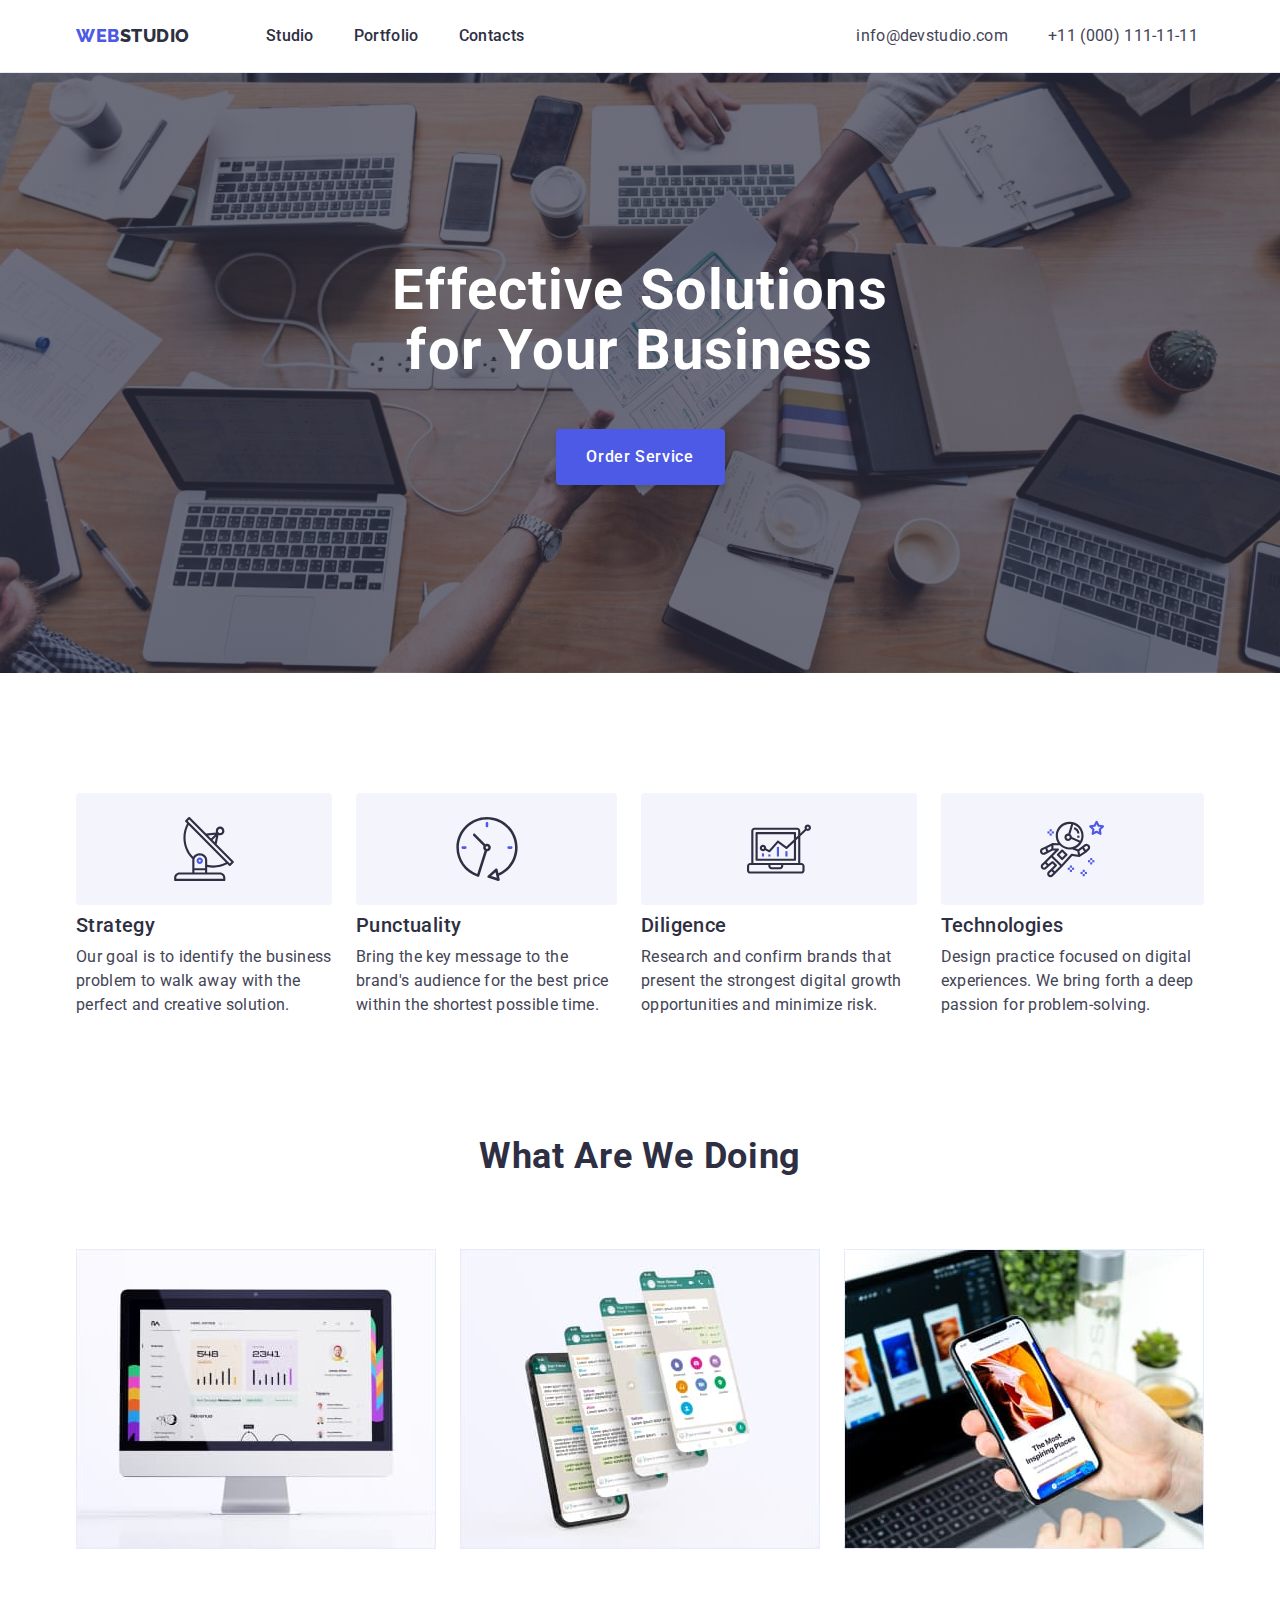
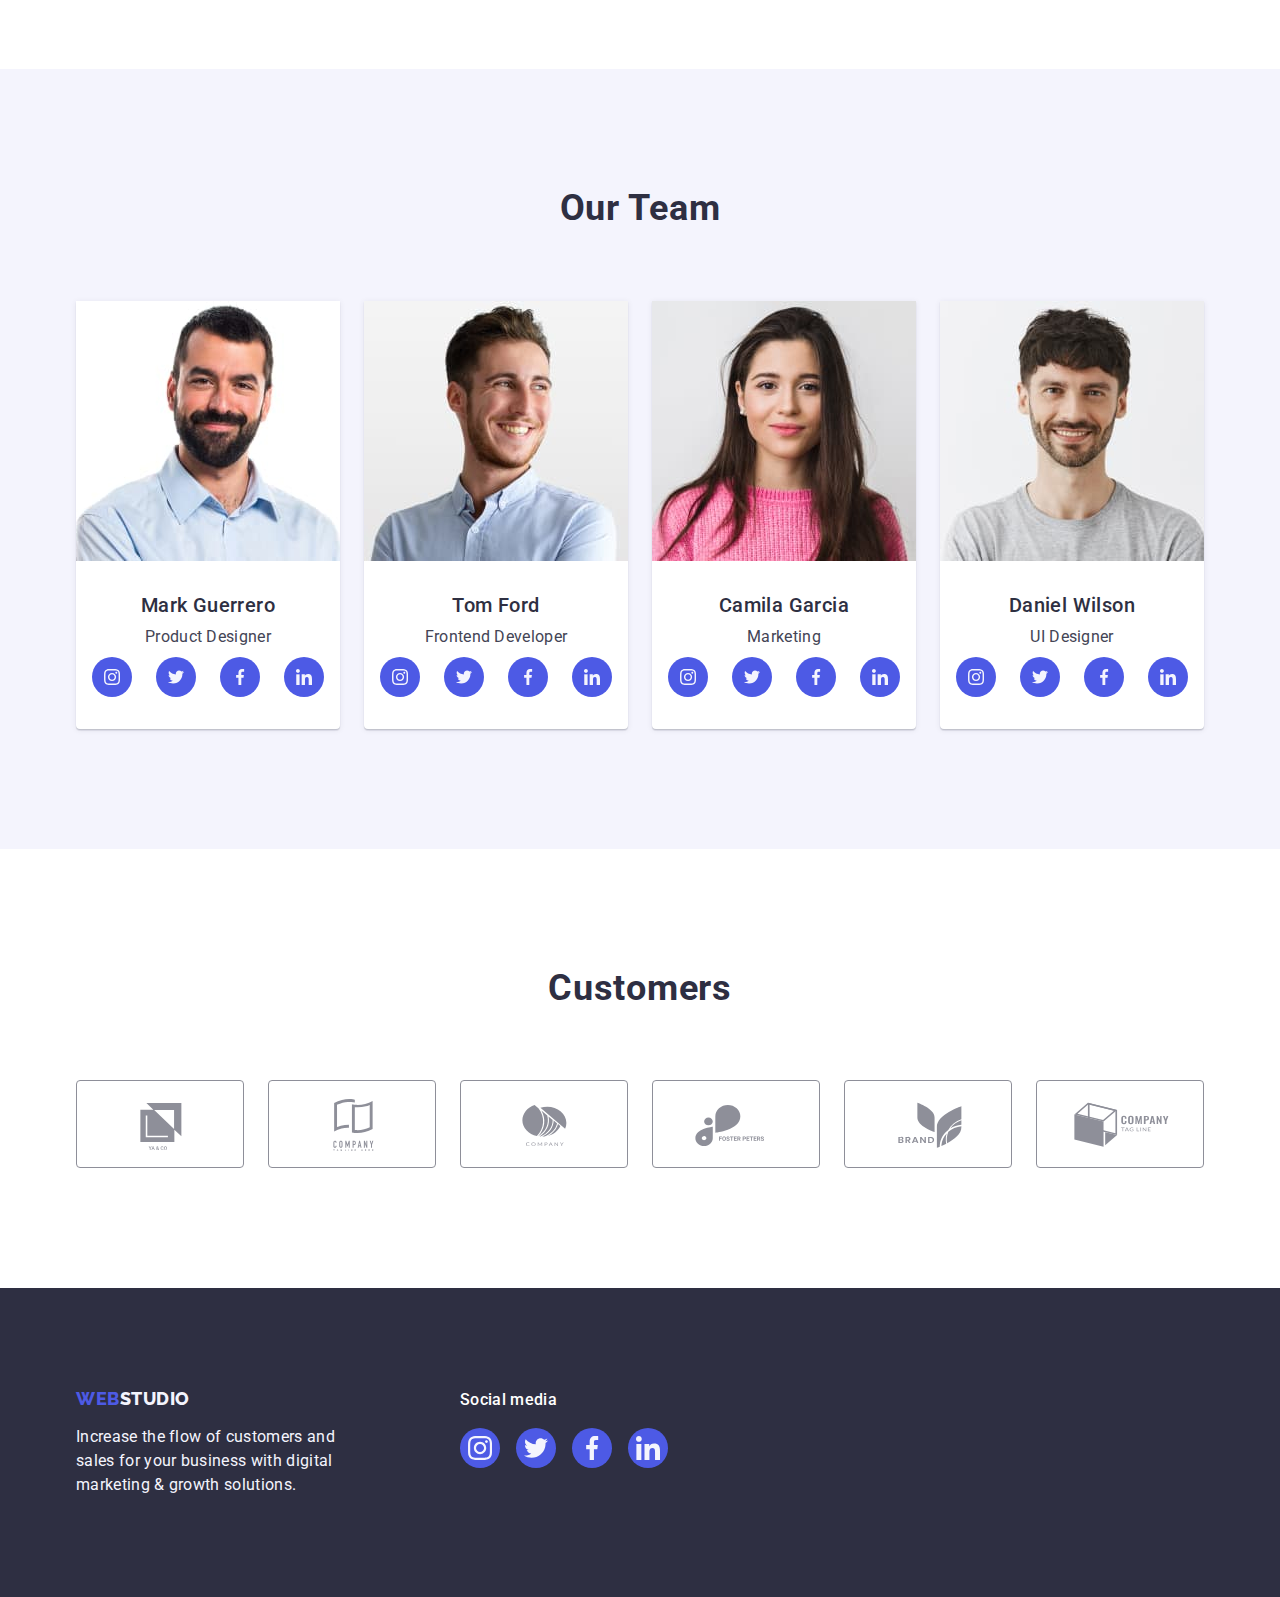
<file: index.html>
<!DOCTYPE html>
<html lang="en">
  <head>
    <meta charset="UTF-8" />
    <meta http-equiv="X-UA-Compatible" content="IE=edge" />
    <meta name="viewport" content="width=device-width, initial-scale=1.0" />
    <title>WebStudio</title>
    <link rel="preconnect" href="https://fonts.googleapis.com" />
    <link rel="preconnect" href="https://fonts.gstatic.com" crossorigin />
    <link
      href="https://fonts.googleapis.com/css2?family=Raleway:wght@800&family=Roboto:wght@400;500;700;900&display=swap"
      rel="stylesheet"
    />
    <link
      rel="stylesheet"
      href="https://cdnjs.cloudflare.com/ajax/libs/modern-normalize/1.1.0/modern-normalize.min.css"
    />
    <link rel="stylesheet" href="./css/styles.css" />
  </head>
  <body>
    <header class="header">
      <div class="container header-page">
        <nav class="nav">
          <a class="logo link" href="./index.html"
            >Web<span class="logo-secondary-part-header">Studio</span></a
          >
          <ul class="list nav-list">
            <li class="item">
              <a class="list-item link" href="./index.html">Studio</a>
            </li>
            <li class="item">
              <a class="list-item link" href="./portfolio.html">Portfolio</a>
            </li>
            <li class="item">
              <a class="list-item link" href="">Contacts</a>
            </li>
          </ul>
        </nav>
        <address class="address">
          <ul class="list address-list">
            <li class="item">
              <a class="link-adress link" href="mailto:info@devstudio.com"
                >info@devstudio.com</a
              >
            </li>
            <li class="item">
              <a class="link-adress link" href="tel:+110001111111"
                >+11 (000) 111-11-11</a
              >
            </li>
          </ul>
        </address>
      </div>
    </header>
    <main>
      <section class="section-hero">
        <div class="container container-hero">
          <h1 class="hero-title">Effective Solutions for Your Business</h1>
          <button class="hero-button" type="button">Order Service</button>
        </div>
      </section>
      <section class="section-advantages">
        <div class="container">
          <h2 class="advantages-title" hidden>Our advantages</h2>
          <ul class="list advantages-items">
            <li class="advantages-items-list">
              <div class="container-advantages-icons">
                <svg class="advantages-icons" width="64" height="64">
                  <use href="./images/icons.svg#icon-antenna"></use>
                </svg>
              </div>
              <h3 class="advantages-header">Strategy</h3>
              <p class="advantages-text">
                Our goal is to identify the business problem to walk away with
                the perfect and creative solution.
              </p>
            </li>
            <li class="advantages-items-list">
              <div class="container-advantages-icons">
                <svg class="advantages-icons" width="64" height="64">
                  <use href="./images/icons.svg#icon-clock"></use>
                </svg>
              </div>
              <h3 class="advantages-header">Punctuality</h3>
              <p class="advantages-text">
                Bring the key message to the brand's audience for the best price
                within the shortest possible time.
              </p>
            </li>
            <li class="advantages-items-list">
              <div class="container-advantages-icons">
                <svg class="advantages-icons" width="64" height="64">
                  <use href="./images/icons.svg#icon-diagram"></use>
                </svg>
              </div>
              <h3 class="advantages-header">Diligence</h3>
              <p class="advantages-text">
                Research and confirm brands that present the strongest digital
                growth opportunities and minimize risk.
              </p>
            </li>
            <li class="advantages-items-list">
              <div class="container-advantages-icons">
                <svg class="advantages-icons" width="64" height="64">
                  <use href="./images/icons.svg#icon-astronaut"></use>
                </svg>
              </div>
              <h3 class="advantages-header">Technologies</h3>
              <p class="advantages-text">
                Design practice focused on digital experiences. We bring forth a
                deep passion for problem-solving.
              </p>
            </li>
          </ul>
        </div>
      </section>
      <section class="section-our-works">
        <div class="container">
          <h2 class="our-works-title">What are we doing</h2>
          <ul class="list our-works-items">
            <li class="works-item">
              <img
                src="./images/Rectangle-71.jpg"
                alt="image on computer monitore"
                width="360"
              />
            </li>
            <li class="works-item">
              <img
                src="./images/img-2.jpg"
                alt=" image on phone and four screenshots"
                width="360"
              />
            </li>
            <li class="works-item">
              <img
                src="./images/img-3.jpg"
                alt=" image on phone and computer monitore"
                width="360"
              />
            </li>
          </ul>
        </div>
      </section>
      <section class="section-our-team">
        <div class="container">
          <h2 class="our-team-title">Our Team</h2>
          <ul class="list our-team-items">
            <li class="crewman-card">
              <img
                class="our-team-items-img"
                src="./images/teamcard-1.jpg"
                alt="Mark Guerrero image"
                width="264"
              />
              <div class="crewman-info">
                <h3 class="crewman-name">Mark Guerrero</h3>
                <p class="crewman-profession">Product Designer</p>
                <ul class="list social-media-list">
                  <li class="social-list-item">
                    <a href="#" class="social-list-item-link">
                      <svg class="social-list-icon" width="16" height="16">
                        <use href="./images/icons.svg#icon-instagram"></use>
                      </svg>
                    </a>
                  </li>
                  <li class="social-list-item">
                    <a href="#" class="social-list-item-link">
                      <svg class="social-list-icon" width="16" height="16">
                        <use href="./images/icons.svg#icon-twitter"></use>
                      </svg>
                    </a>
                  </li>
                  <li class="social-list-item">
                    <a href="#" class="social-list-item-link">
                      <svg class="social-list-icon" width="16" height="16">
                        <use href="./images/icons.svg#icon-facebook"></use>
                      </svg>
                    </a>
                  </li>
                  <li class="social-list-item">
                    <a href="#" class="social-list-item-link">
                      <svg class="social-list-icon" width="16" height="16">
                        <use href="./images/icons.svg#icon-linkedin"></use>
                      </svg>
                    </a>
                  </li>
                </ul>
              </div>
            </li>
            <li class="crewman-card">
              <img
                class="our-team-items-img"
                src="./images/teamcard-2.jpg"
                alt="Tom Ford image"
                width="264"
              />
              <div class="crewman-info">
                <h3 class="crewman-name">Tom Ford</h3>
                <p class="crewman-profession">Frontend Developer</p>
                <ul class="list social-media-list">
                  <li class="social-list-item">
                    <a href="#" class="social-list-item-link">
                      <svg class="social-list-icon" width="16" height="16">
                        <use href="./images/icons.svg#icon-instagram"></use>
                      </svg>
                    </a>
                  </li>
                  <li class="social-list-item">
                    <a href="3" class="social-list-item-link">
                      <svg class="social-list-icon" width="16" height="16">
                        <use href="./images/icons.svg#icon-twitter"></use>
                      </svg>
                    </a>
                  </li>
                  <li class="social-list-item">
                    <a href="#" class="social-list-item-link">
                      <svg class="social-list-icon" width="16" height="16">
                        <use href="./images/icons.svg#icon-facebook"></use>
                      </svg>
                    </a>
                  </li>
                  <li class="social-list-item">
                    <a href="#" class="social-list-item-link">
                      <svg class="social-list-icon" width="16" height="16">
                        <use href="./images/icons.svg#icon-linkedin"></use>
                      </svg>
                    </a>
                  </li>
                </ul>
              </div>
            </li>
            <li class="crewman-card">
              <img
                class="our-team-items-img"
                src="./images/teamcard-3.jpg"
                alt="Camila Garcia image"
                width="264"
              />
              <div class="crewman-info">
                <h3 class="crewman-name">Camila Garcia</h3>
                <p class="crewman-profession">Marketing</p>
                <ul class="list social-media-list">
                  <li class="social-list-item">
                    <a href="#" class="social-list-item-link">
                      <svg class="social-list-icon" width="16" height="16">
                        <use href="./images/icons.svg#icon-instagram"></use>
                      </svg>
                    </a>
                  </li>
                  <li class="social-list-item">
                    <a href="#" class="social-list-item-link">
                      <svg class="social-list-icon" width="16" height="16">
                        <use href="./images/icons.svg#icon-twitter"></use>
                      </svg>
                    </a>
                  </li>
                  <li class="social-list-item">
                    <a href="#" class="social-list-item-link">
                      <svg class="social-list-icon" width="16" height="16">
                        <use href="./images/icons.svg#icon-facebook"></use>
                      </svg>
                    </a>
                  </li>
                  <li class="social-list-item">
                    <a href="#" class="social-list-item-link">
                      <svg class="social-list-icon" width="16" height="16">
                        <use href="./images/icons.svg#icon-linkedin"></use>
                      </svg>
                    </a>
                  </li>
                </ul>
              </div>
            </li>
            <li class="crewman-card">
              <img
                class="our-team-items-img"
                src="./images/teamcard-4.jpg"
                alt="Daniel Wilson image"
                width="264"
              />
              <div class="crewman-info">
                <h3 class="crewman-name">Daniel Wilson</h3>
                <p class="crewman-profession">UI Designer</p>
                <ul class="list social-media-list">
                  <li class="social-list-item">
                    <a href="#" class="social-list-item-link">
                      <svg class="social-list-icon" width="16" height="16">
                        <use href="./images/icons.svg#icon-instagram"></use>
                      </svg>
                    </a>
                  </li>
                  <li class="social-list-item">
                    <a href="#" class="social-list-item-link">
                      <svg class="social-list-icon" width="16" height="16">
                        <use href="./images/icons.svg#icon-twitter"></use>
                      </svg>
                    </a>
                  </li>
                  <li class="social-list-item">
                    <a href="#" class="social-list-item-link">
                      <svg class="social-list-icon" width="16" height="16">
                        <use href="./images/icons.svg#icon-facebook"></use>
                      </svg>
                    </a>
                  </li>
                  <li class="social-list-item">
                    <a href="#" class="social-list-item-link">
                      <svg class="social-list-icon" width="16" height="16">
                        <use href="./images/icons.svg#icon-linkedin"></use>
                      </svg>
                    </a>
                  </li>
                </ul>
              </div>
            </li>
          </ul>
        </div>
      </section>
      <section class="section-customers">
        <div class="container">
          <h2 class="customers-title">Customers</h2>
          <ul class="list customers-list">
            <li class="customers-list-item">
              <a href="#" class="customers-list-item-link">
                <svg class="customers-list-icon" width="104" height="56">
                  <use href="./images/icons.svg#icon-Logo-client-1"></use>
                </svg>
              </a>
            </li>
            <li class="customers-list-item">
              <a href="#" class="customers-list-item-link">
                <svg class="customers-list-icon" width="104" height="56">
                  <use href="./images/icons.svg#icon-Logo-client-2"></use>
                </svg>
              </a>
            </li>
            <li class="customers-list-item">
              <a href="#" class="customers-list-item-link">
                <svg class="customers-list-icon" width="104" height="56">
                  <use href="./images/icons.svg#icon-Logo-client-3"></use>
                </svg>
              </a>
            </li>
            <li class="customers-list-item">
              <a href="#" class="customers-list-item-link">
                <svg class="customers-list-icon" width="104" height="56">
                  <use href="./images/icons.svg#icon-Logo-client-4"></use>
                </svg>
              </a>
            </li>
            <li class="customers-list-item">
              <a href="#" class="customers-list-item-link">
                <svg class="customers-list-icon" width="104" height="56">
                  <use href="./images/icons.svg#icon-Logo-client-5"></use>
                </svg>
              </a>
            </li>
            <li class="customers-list-item">
              <a href="#" class="customers-list-item-link">
                <svg class="customers-list-icon" width="104" height="56">
                  <use href="./images/icons.svg#icon-Logo-client-6"></use>
                </svg>
              </a>
            </li>
          </ul>
        </div>
      </section>
    </main>
    <footer class="footer">
      <div class="container container-footer">
        <div class="container-logo-p-footer">
          <a class="logo link logo-footer" href="./index.html"
            >Web<span class="logo-secondary-part-footer">Studio</span></a
          >
          <p class="p-footer">
            Increase the flow of customers and sales for your business with
            digital marketing & growth solutions.
          </p>
        </div>
        <div class="container-social-media-footer">
          <p class="social-media-title">Social media</p>
          <ul class="list social-media-footer-list">
            <li class="social-list-item">
              <a href="#" class="social-list-item-link-footer">
                <svg class="social-list-icon" width="24" height="24">
                  <use href="./images/icons.svg#icon-instagram"></use>
                </svg>
              </a>
            </li>
            <li class="social-list-item">
              <a href="#" class="social-list-item-link-footer">
                <svg class="social-list-icon" width="24" height="24">
                  <use href="./images/icons.svg#icon-twitter"></use>
                </svg>
              </a>
            </li>
            <li class="social-list-item">
              <a href="#" class="social-list-item-link-footer">
                <svg class="social-list-icon" width="24" height="24">
                  <use href="./images/icons.svg#icon-facebook"></use>
                </svg>
              </a>
            </li>
            <li class="social-list-item">
              <a href="#" class="social-list-item-link-footer">
                <svg class="social-list-icon" width="24" height="24">
                  <use href="./images/icons.svg#icon-linkedin"></use>
                </svg>
              </a>
            </li>
          </ul>
        </div>
      </div>
    </footer>
  </body>
</html>
</file>
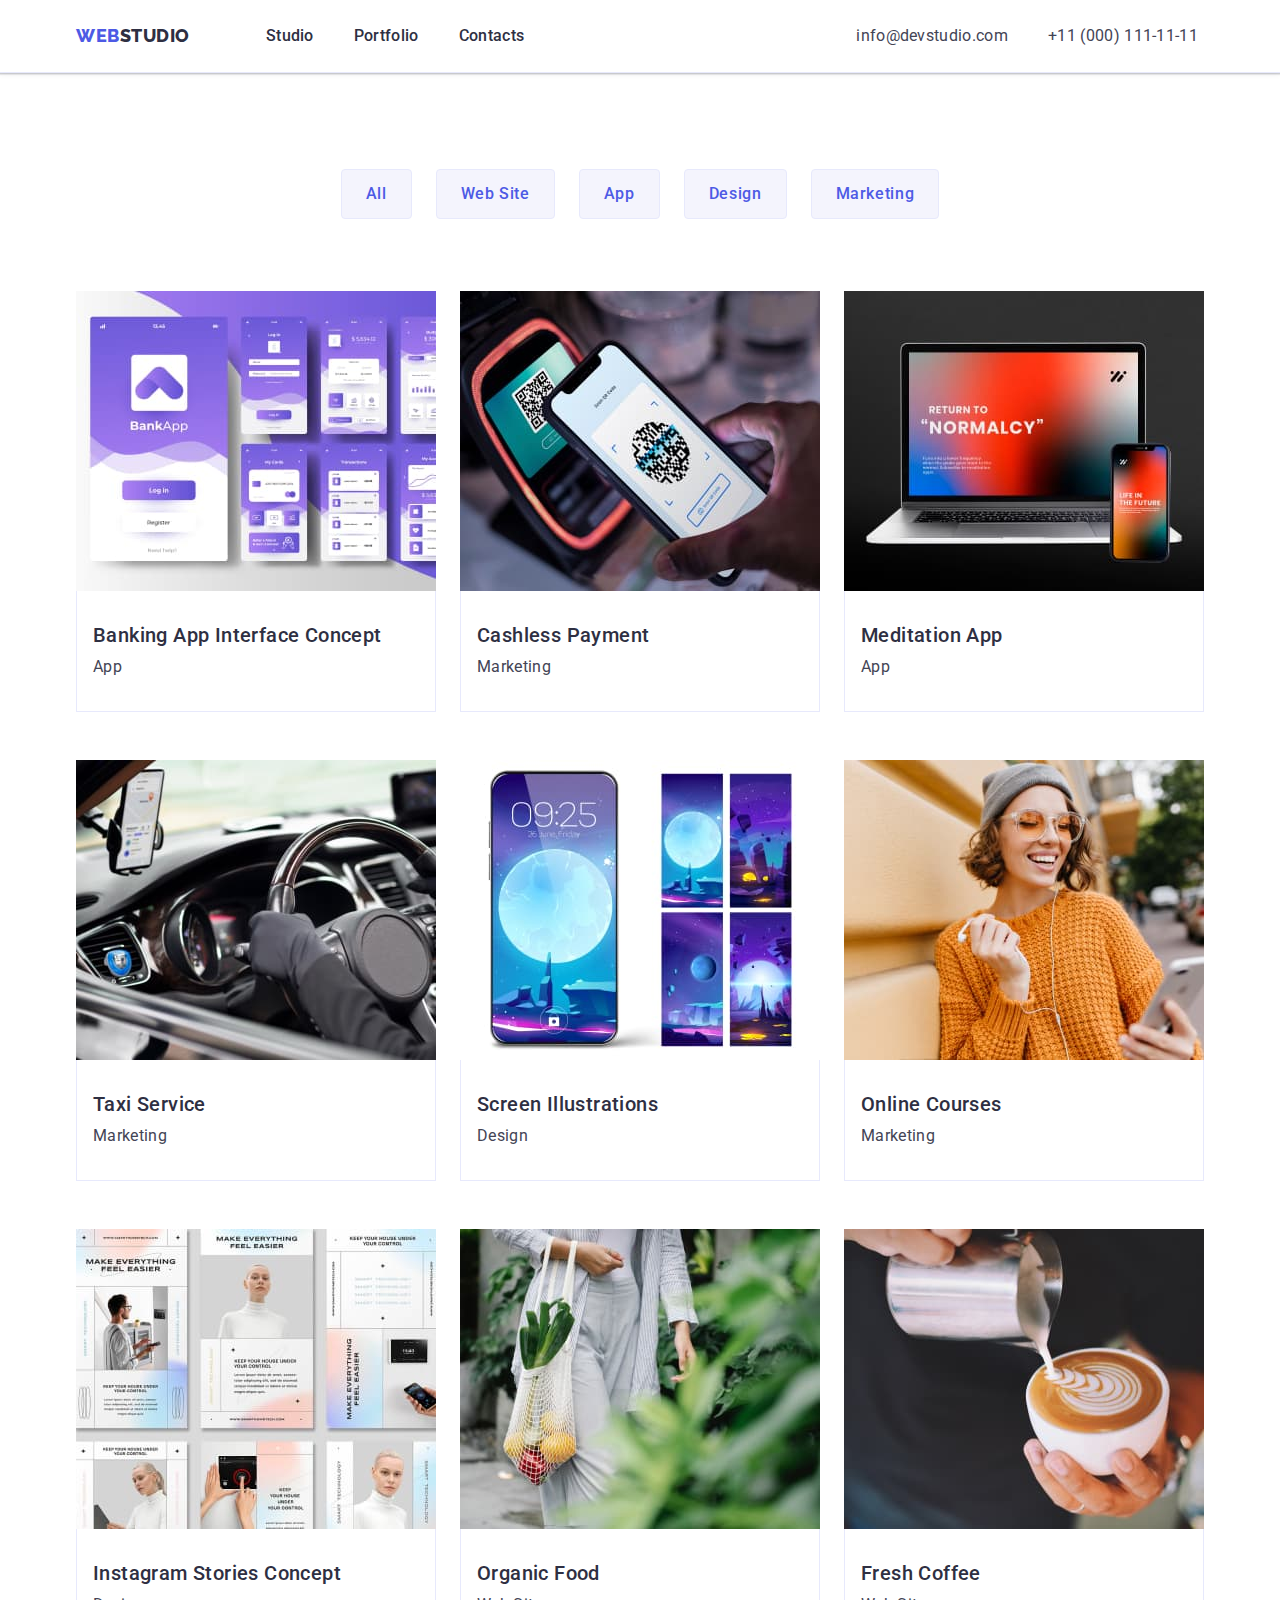
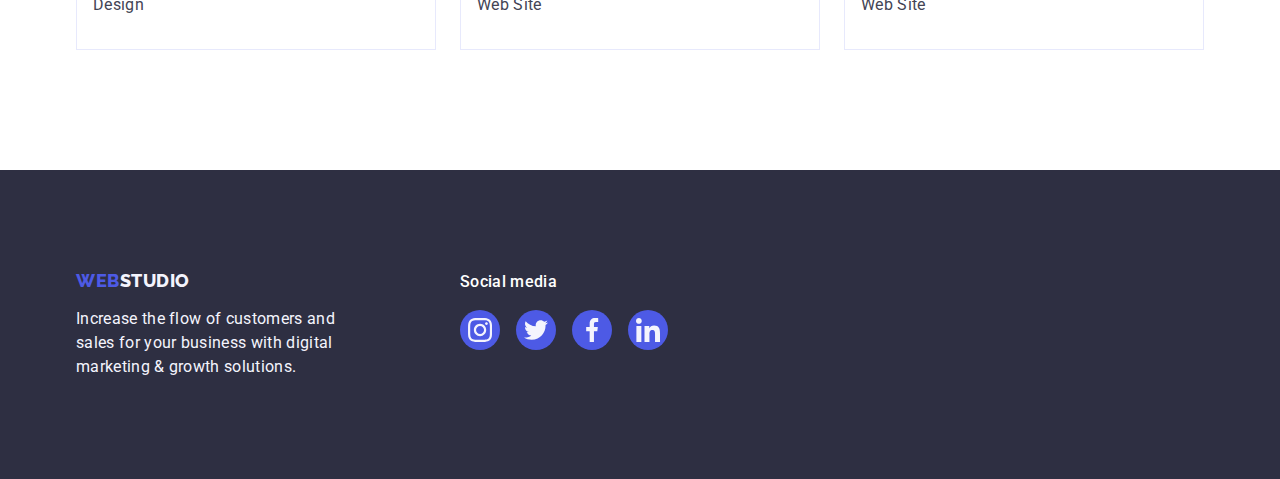
<file: portfolio.html>
<!DOCTYPE html>
<html lang="en">
  <head>
    <meta charset="UTF-8" />
    <meta http-equiv="X-UA-Compatible" content="IE=edge" />
    <meta name="viewport" content="width=device-width, initial-scale=1.0" />
    <title>Portfolio</title>
    <link rel="preconnect" href="https://fonts.googleapis.com" />
    <link rel="preconnect" href="https://fonts.gstatic.com" crossorigin />
    <link
      href="https://fonts.googleapis.com/css2?family=Raleway:wght@800&family=Roboto:wght@400;500;700;900&display=swap"
      rel="stylesheet"
    />
    <link
      rel="stylesheet"
      href="https://cdnjs.cloudflare.com/ajax/libs/modern-normalize/1.1.0/modern-normalize.min.css"
    />
    <link rel="stylesheet" href="./css/styles.css" />
  </head>
  <body>
    <header class="header">
      <div class="container header-page">
        <nav class="nav">
          <a class="logo link" href="./index.html"
            >Web<span class="logo-secondary-part-header">Studio</span></a
          >
          <ul class="list nav-list">
            <li class="item">
              <a class="list-item link" href="./index.html">Studio</a>
            </li>
            <li class="item">
              <a class="list-item link" href="./portfolio.html">Portfolio</a>
            </li>
            <li class="item"><a class="list-item link" href="">Contacts</a></li>
          </ul>
        </nav>
        <address class="address">
          <ul class="list address-list">
            <li class="item">
              <a class="link-adress link" href="mailto:info@devstudio.com"
                >info@devstudio.com</a
              >
            </li>
            <li class="item">
              <a class="link-adress link" href="tel:+110001111111"
                >+11 (000) 111-11-11</a
              >
            </li>
          </ul>
        </address>
      </div>
    </header>
    <main>
      <section class="section-portfolio">
        <div class="container">
          <h1 hidden>Portfolio</h1>
          <ul class="list portfolio-btn-list">
            <li class="item">
              <button class="button-filter" type="button">All</button>
            </li>
            <li class="item">
              <button class="button-filter" type="button">Web Site</button>
            </li>
            <li class="item">
              <button class="button-filter" type="button">App</button>
            </li>
            <li class="item">
              <button class="button-filter" type="button">Design</button>
            </li>
            <li class="item">
              <button class="button-filter" type="button">Marketing</button>
            </li>
          </ul>
          <ul class="list portolio-list">
            <li class="portolio-list-item">
              <a class="link portfolio-link-product" href="">
                <img
                  src="./images/img-banking-app.jpg"
                  alt="Interface BankApp"
                  width="360"
                  height="300"
                />
                <div class="product-item">
                  <h2 class="product-title">Banking App Interface Concept</h2>
                  <p class="product-type">App</p>
                </div>
              </a>
            </li>
            <li class="portolio-list-item">
              <a class="link portfolio-link-product" href="">
                <img
                  src="./images/img-cashless-payment.jpg"
                  alt="Dotless payment by phone"
                  width="360"
                  height="300"
                />
                <div class="product-item">
                  <h2 class="product-title">Cashless Payment</h2>
                  <p class="product-type">Marketing</p>
                </div></a
              >
            </li>
            <li class="portolio-list-item">
              <a class="link portfolio-link-product" href="">
                <img
                  src="./images/img-meditation-app.jpg"
                  alt="Screen mirroning laptop and phone"
                  width="360"
                  height="300"
                />
                <div class="product-item">
                  <h2 class="product-title">Meditation App</h2>
                  <p class="product-type">App</p>
                </div></a
              >
            </li>
            <li class="portolio-list-item">
              <a class="link portfolio-link-product" href="">
                <img
                  src="./images/img-taxi-service.jpg"
                  alt="Navigation in the car"
                  width="360"
                  height="300"
                />
                <div class="product-item">
                  <h2 class="product-title">Taxi Service</h2>
                  <p class="product-type">Marketing</p>
                </div></a
              >
            </li>
            <li class="portolio-list-item">
              <a class="link portfolio-link-product" href="">
                <img
                  src="./images/img-screen-illustrations.jpg"
                  alt="Phone home screen theme"
                  width="360"
                  height="300"
                />
                <div class="product-item">
                  <h2 class="product-title">Screen Illustrations</h2>
                  <p class="product-type">Design</p>
                </div></a
              >
            </li>
            <li class="portolio-list-item">
              <a class="link portfolio-link-product" href="">
                <img
                  src="./images/img-online-courses.jpg"
                  alt="Girl with phone"
                  width="360"
                  height="300"
                />
                <div class="product-item">
                  <h2 class="product-title">Online Courses</h2>
                  <p class="product-type">Marketing</p>
                </div></a
              >
            </li>
            <li class="portolio-list-item">
              <a class="link portfolio-link-product" href="">
                <img
                  src="./images/img-instagram-stories-concept.jpg"
                  alt="Example instagram stories concept"
                  width="360"
                  height="300"
                />
                <div class="product-item">
                  <h2 class="product-title">Instagram Stories Concept</h2>
                  <p class="product-type">Design</p>
                </div></a
              >
            </li>
            <li class="portolio-list-item">
              <a class="link portfolio-link-product" href="">
                <img
                  src="./images/img-organic-food.jpg"
                  alt="Girl with fruits and vegetables"
                  width="360"
                  height="300"
                />
                <div class="product-item">
                  <h2 class="product-title">Organic Food</h2>
                  <p class="product-type">Web Site</p>
                </div></a
              >
            </li>
            <li class="portolio-list-item">
              <a class="link portfolio-link-product" href="">
                <img
                  src="./images/img-fresh-coffee.jpg"
                  alt="Barista making coffe with milk"
                  width="360"
                  height="300"
                />
                <div class="product-item">
                  <h2 class="product-title">Fresh Coffee</h2>
                  <p class="product-type">Web Site</p>
                </div></a
              >
            </li>
          </ul>
        </div>
      </section>
    </main>
    <footer class="footer">
      <div class="container container-footer">
        <div class="container-logo-p-footer">
          <a class="logo link logo-footer" href="./index.html"
            >Web<span class="logo-secondary-part-footer">Studio</span></a
          >
          <p class="p-footer">
            Increase the flow of customers and sales for your business with
            digital marketing & growth solutions.
          </p>
        </div>
        <div class="container-social-media-footer">
          <p class="social-media-title">Social media</p>
          <ul class="list social-media-footer-list">
            <li class="social-list-item">
              <a href="#" class="social-list-item-link-footer">
                <svg class="social-list-icon" width="24" height="24">
                  <use href="./images/icons.svg#icon-instagram"></use>
                </svg>
              </a>
            </li>
            <li class="social-list-item">
              <a href="#" class="social-list-item-link-footer">
                <svg class="social-list-icon" width="24" height="24">
                  <use href="./images/icons.svg#icon-twitter"></use>
                </svg>
              </a>
            </li>
            <li class="social-list-item">
              <a href="#" class="social-list-item-link-footer">
                <svg class="social-list-icon" width="24" height="24">
                  <use href="./images/icons.svg#icon-facebook"></use>
                </svg>
              </a>
            </li>
            <li class="social-list-item">
              <a href="#" class="social-list-item-link-footer">
                <svg class="social-list-icon" width="24" height="24">
                  <use href="./images/icons.svg#icon-linkedin"></use>
                </svg>
              </a>
            </li>
          </ul>
        </div>
      </div>
    </footer>
  </body>
</html>
</file>
<file: css/styles.css>
:root {
  --primary-background-color: #FFFFFF;
  --primary-text-color:#434455;
  --logo-text-color: #4d5ae5;
  --secondary-text-color: #2e2f42;
  --secondary-background-color: #2e2f42;
  --color-btn-filter: #4D5AE5;
  --bg-color-btn-filter :#F4F4FD;
  --customers-icons-color:#8e8f99;
  --social-list-bg-color:#4D5AE5;
  --social-list-bg-color-hover-focus:#404BBF;
  --footer-social-list-bg-color:#4D5AE5;
  --footer-social-list-bg-color-hover-focus:#31D0AA;

}
h1,h2,h3,p {
  margin-top: 0;
  margin-bottom: 0;
}
ul,ol{
  margin-top:0;
  margin-bottom: 0;
  padding-left: 0;
}
img{
  display:block;
}
body {
  font-family: "Roboto",sans-serif;
  color: var(--primary-text-color);
  background-color: var(--primary-background-color);
}
.header{
  border-bottom: 1px solid #E7E9FC;
  box-shadow:0px 2px 1px rgba(46, 47, 66, 0.08),
      0px 1px 1px rgba(46, 47, 66, 0.16),
      0px 1px 6px rgba(46, 47, 66, 0.08);
}
.header-page{
  display:flex;
}
.logo {
  font-family: "Raleway",sans-serif;
  font-style: normal;
  font-weight: 800;
  font-size: 18px;
  line-height: 1.17;
  letter-spacing: 0.03em;
  text-transform: uppercase;
  color: var(--logo-text-color);
   margin-right:76px;
}
.logo-secondary-part-header{
  color: var(--secondary-text-color);
}
.logo-secondary-part-footer{
  color: #f4f4fd;
}
.list{
  list-style: none;
}

.item{
  align-items:center;
}

.list-item{
  font-weight: 500;
  font-size: 16px;
  line-height: 1.5;
  letter-spacing: 0.02em;
  color: var(--secondary-text-color);
  padding-top: 24px;
  padding-bottom:24px;
  display: block;
}
.list-item:hover,
.list-item:focus {
  color: #404BBF;
}
.link-adress{
  font-style: normal;
  font-size: 16px;
  line-height: 1.5;
  text-decoration: none;
  letter-spacing: 0.02em;
  color: var(--primary-text-color);
   
}

.link-adress:hover,
.link-adress:focus{
  color: #404BBF ;
}

.address{
  font-style: normal;
  margin-left:332px;
  display: flex;
  align-items: center;
}
.address.item:not(:last-child){
  margin-right:40px;
}
.address-list{
  display:flex;
}
 


.section-hero{
  background-color: #2E2F42;
  padding-top:188px;
  padding-bottom:188px;
  background-image: linear-gradient(rgba(46, 47, 66, 0.7),rgba(46, 47, 66, 0.7)),url("../images/people-office.jpg");
  max-width:1440px;
  background-position:center;
  background-size:cover;
  background-repeat:no-repeat;
}
.container-hero{
  margin-left: auto;
  margin-right: auto;
}
.hero-title{
  font-size: 56px;
  line-height: 1.07;
  letter-spacing: 0.02em;
  text-align:center;
  color:#FFFFFF;
  max-width: 496px;
  margin-bottom: 48px;
  margin-left: auto;
  margin-right: auto;
}
.hero-button{ 
  font-family: "Roboto", sans-serif;
  font-weight: 500;
  font-size: 16px;
  line-height: 1.5;
  letter-spacing: 0.04em;
  color: #FFFFFF;
  background-color:var(--color-btn-filter);
  display:block;
  margin-left:auto;
  margin-right:auto;
  min-width: 169px;
  height: 56px;
  border:none;
  box-shadow: 0px 4px 4px rgba(0, 0, 0, 0.15);
  border-radius: 4px;
  cursor: pointer;
}
.hero-button:hover,
.hero-button:focus{
  background-color: #404BBF;
  cursor: pointer;
}



.section-advantages{
  padding-top:120px;
  padding-bottom:120px;
}
.advantages-title {
  margin-bottom: 0;
}
.advantages-items {
  display: flex;
  gap: 24px;
}
.advantages-items-list {
  max-height: 224px;
  width: calc((100%-72px)/4);
}
.container-advantages-icons {
  display:flex;
  justify-content:center;
  align-items:center;
  height:112px;
  background-color: var(--bg-color-btn-filter);
  border-radius: 4px;
  margin-bottom: 8px;
}
.advantages-icons {

}
.advantages-header{
  font-weight: 500;
  font-size: 20px;
  line-height: 1.2;
  letter-spacing: 0.02em;
  color: var(--secondary-text-color);
  margin-bottom:8px;
}
.advantages-text{
  font-size: 16px;
  line-height: 1.5;
  letter-spacing: 0.02em;
  color: #434455;
}



.section-our-works{
  padding-bottom: 120px;
}
.our-works-title {
  font-size: 36px;
  line-height: 1.11;
  text-align: center;
  letter-spacing: 0.02em;
  text-transform: capitalize;
  color: #2E2F42;

  margin-bottom: 72px;
}
.our-works-items {
  display: flex;
  gap: 24px;
}



.section-our-team {
  background: #F4F4FD;
  padding-top: 120px;
  padding-bottom: 120px;
  ;
}
.our-team-title{
  font-size: 36px;
  line-height: 1.11;
  text-align: center;
  letter-spacing: 0.02em;
  text-transform: capitalize;
  color: #2E2F42;
  margin-bottom: 72px;
}
.our-team-items {
  display: flex;
  gap: 24px;
}
.crewman-card{
  background-color: #FFFFFF;
  box-shadow: 0px 1px 6px rgba(46, 47, 66, 0.08), 0px 1px 1px rgba(46, 47, 66, 0.16), 0px 2px 1px rgba(46, 47, 66, 0.08);
  border-radius: 0px 0px 4px 4px;
}
.crewman-info {
  padding: 32px 0;
}
.crewman-name{
  font-weight: 500;
  font-size: 20px;
  line-height: 1.2;
  letter-spacing: 0.02em;
  color: var(--secondary-text-color);
  text-align: center;
  margin-bottom: 8px;
}
.crewman-profession{
  font-size: 16px;
  line-height: 1.5;
  letter-spacing: 0.02em;
  color: var(--primary-text-color);
  text-align:center;
  margin-bottom: 8px;
}
.social-media-list {
  display: flex;
  gap: 24px;
  justify-content: center;
}
.social-list-item {
  width: 40px;
  height: 40px;
}
.social-list-item-link {
  display: flex;
  justify-content: center;
  align-items: center;
  border-radius: 50%;
  background-color: #4D5AE5;
  width: 100%;
  height: 100%;
}
.social-list-item-link:hover,
.social-list-item-link:focus {
  background-color: #404BBF;
}
.social-list-icon {
  fill: #F4F4FD;
}



.section-customers {
  padding-top: 120px;
  padding-bottom: 120px;
}
.customers-title {
  font-size: 36px;
  line-height: 1.1;
  text-align: center;
  letter-spacing: 0.02em;
  text-transform: capitalize;
  color: #2E2F42;
  margin-bottom: 72px;
}
.customers-list {
  display: flex;
  gap: 24px;
  justify-content: center
}
.customers-list-item-link {
  display: flex;
  justify-content: center;
  align-items: center;
  color: var(--customers-icons-color);
  width: 168px;
  height: 88px;
  border: 1px solid #8E8F99;
  border-radius: 4px;
  background-color: #fff;
}
.customers-list-item-link:hover,
.customers-list-item-link:focus {
  border-color: #404BBF;
  color:#404BBF;
}
.customers-list-icon {
  fill: currentColor;
}
.customers-list-icon:hover,
.customers-list-icon:focus {
  fill: #404BBF;
}



.footer{
  background-color: var(--secondary-background-color);
  padding-top:100px ;
  padding-bottom:100px ;
}
.container-footer {
  display: flex;
  align-items:baseline;
}
.container-logo-p-footer{
margin-right:120px;
}
.logo-footer {
  display: inline-block;
  margin-bottom: 16px;
}
.p-footer{
  font-size: 16px;
  line-height: 1.5;
  letter-spacing: 0.02em;
  color: #F4F4FD;
  display:block;
  width:264px;
  height:72px;
}
.container-social-media-footer {
  
}
.social-media-title {
  font-weight: 500;
  font-size: 16px;
  line-height: 1.5;
  letter-spacing: 0.02em;
  color: #fff;
  margin-bottom: 16px;
}
.social-media-footer-list {
  display: flex;
  gap: 16px;
}
.social-list-item-link-footer {
  display: flex;
  justify-content: center;
  align-items: center;
  border-radius: 50%;
  background-color: var(--footer-social-list-bg-color);
  width: 100%;
  height: 100%;
}
.social-list-item-link-footer:hover,
.social-list-item-link-footer:focus{
  background-color: var(--footer-social-list-bg-color-hover-focus);
}



.link {
  text-decoration: none;
}
.button-filter {
  font-family: "Roboto",sans-serif;
  font-style: normal;
  font-weight: 500;
  font-size: 16px;
  line-height: 1.5;
  align-items: center;
  text-align: center;
  letter-spacing: 0.04em;
  cursor:pointer;
  color: var(--color-btn-filter);
  background-color: var(--bg-color-btn-filter);
  padding: 12px 24px;
  border: 1px solid #E7E9FC;
  border-radius: 4px;
}
.button-filter:hover,
.button-filter:focus {
  color: #FFFFFF;
  background: #404bbf;
  border: 1px solid transparent;
  box-shadow: 0px 3px 1px rgba(0, 0, 0, 0.1), 0px 2px 1px rgba(0, 0, 0, 0.08), 0px 2px 2px rgba(0, 0, 0, 0.12);
}



.product-item{
  padding: 32px 16px;
  border-left:1px solid #E7E9FC;
  border-right:1px solid #E7E9FC;
  border-bottom:1px solid #E7E9FC ;
}
.product-title{
  margin-bottom: 8px;
  font-weight: 500;
  font-size: 20px;
  line-height: 1.2;
  letter-spacing: 0.02em;
  color: var(--secondary-text-color);
}
.product-type{
  font-size: 16px;
  line-height: 1.5;
  letter-spacing: 0.02em;
  color: var(--primary-text-color);
}
.container{
  width: 1158px;
  padding-left: 15px;
  padding-right: 15px;
  margin-left: auto;
  margin-right: auto;
  }
  .container-btn-filter{
  margin-right: 427px;
  margin-left: 427px;
  margin-top: 96px;
  margin-bottom: 72px;
  }
.list>.item:not(:last-child){
  margin-right:40px;
}
.nav{
  display:flex;
  align-items: center;
}
.portfolio-btn-list>.item:not(:last-child){
  margin-right:24px;
}
.portfolio-btn-list{
  display:flex;
  justify-content: center;
  margin-bottom:72px;
}
.nav-list{
  display: flex;
} 
ul{
  padding-left: 0;
}
.section-portfolio{ 
  padding-top: 96px;
  padding-bottom:120px;
}
.section{
  padding-top: 120px;
  padding-bottom:120px; 
}
.portolio-list{
  display:flex;
  flex-wrap: wrap;
  gap: 48px 24px;
}
.portfolio-link-product{
  display:block;
}
.portfolio-link-product:hover,
.portfolio-link-product:focus{
  box-shadow: 0px 1px 6px rgba(46, 47, 66, 0.08), 0px 1px 1px rgba(46, 47, 66, 0.16), 0px 2px 1px rgba(46, 47, 66, 0.08);
}
</file>
